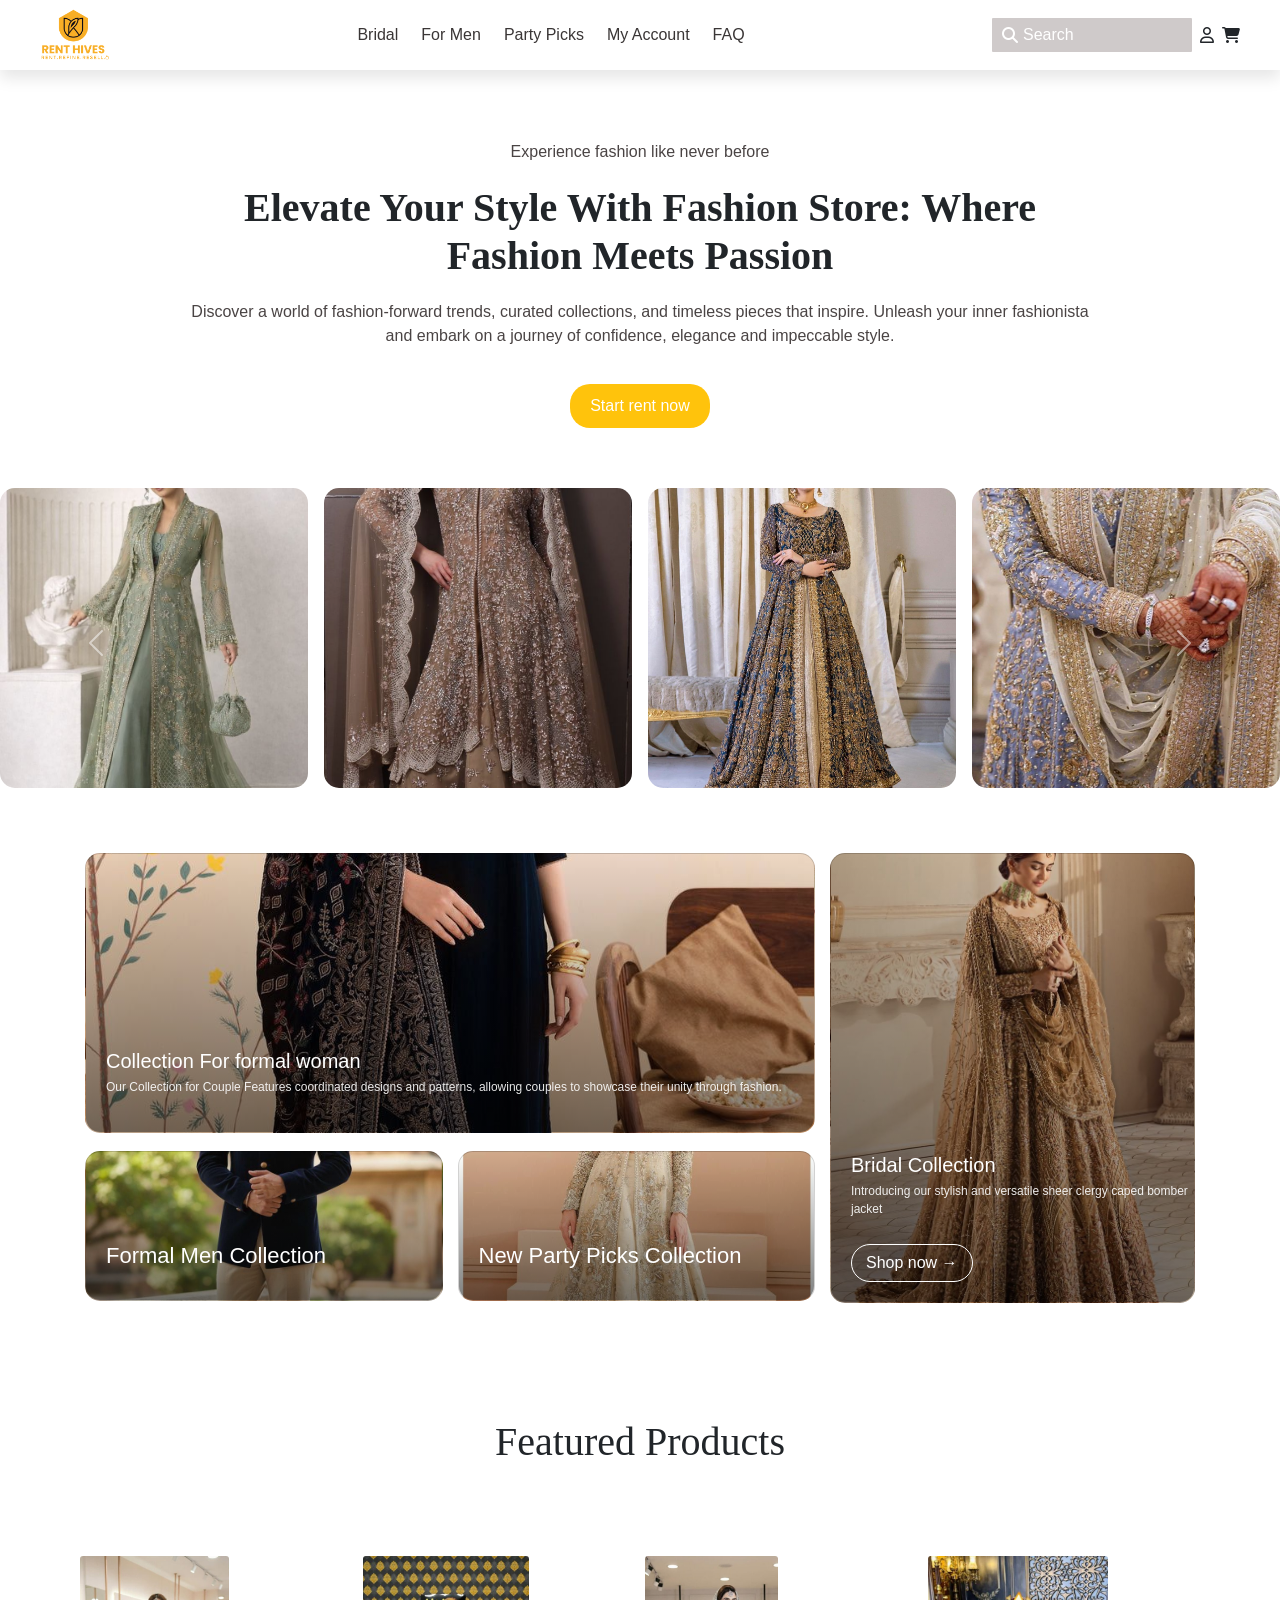
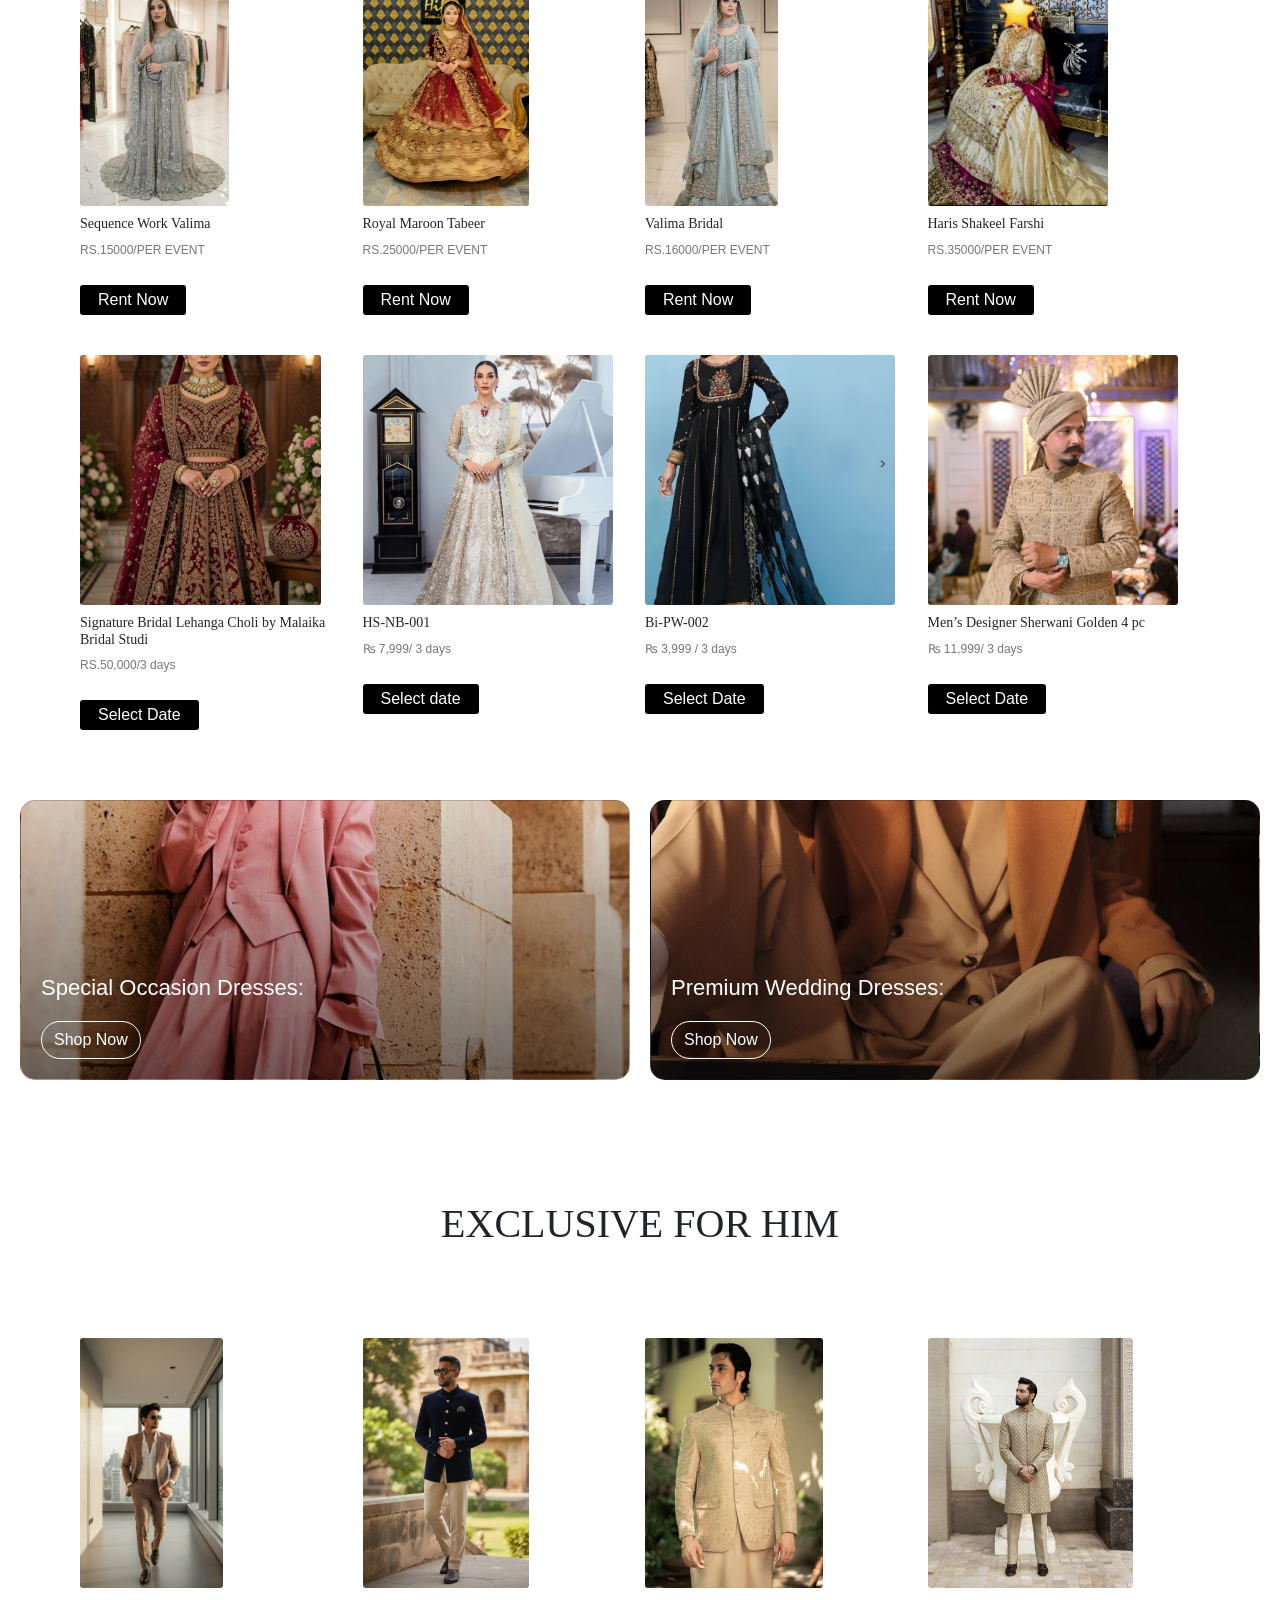
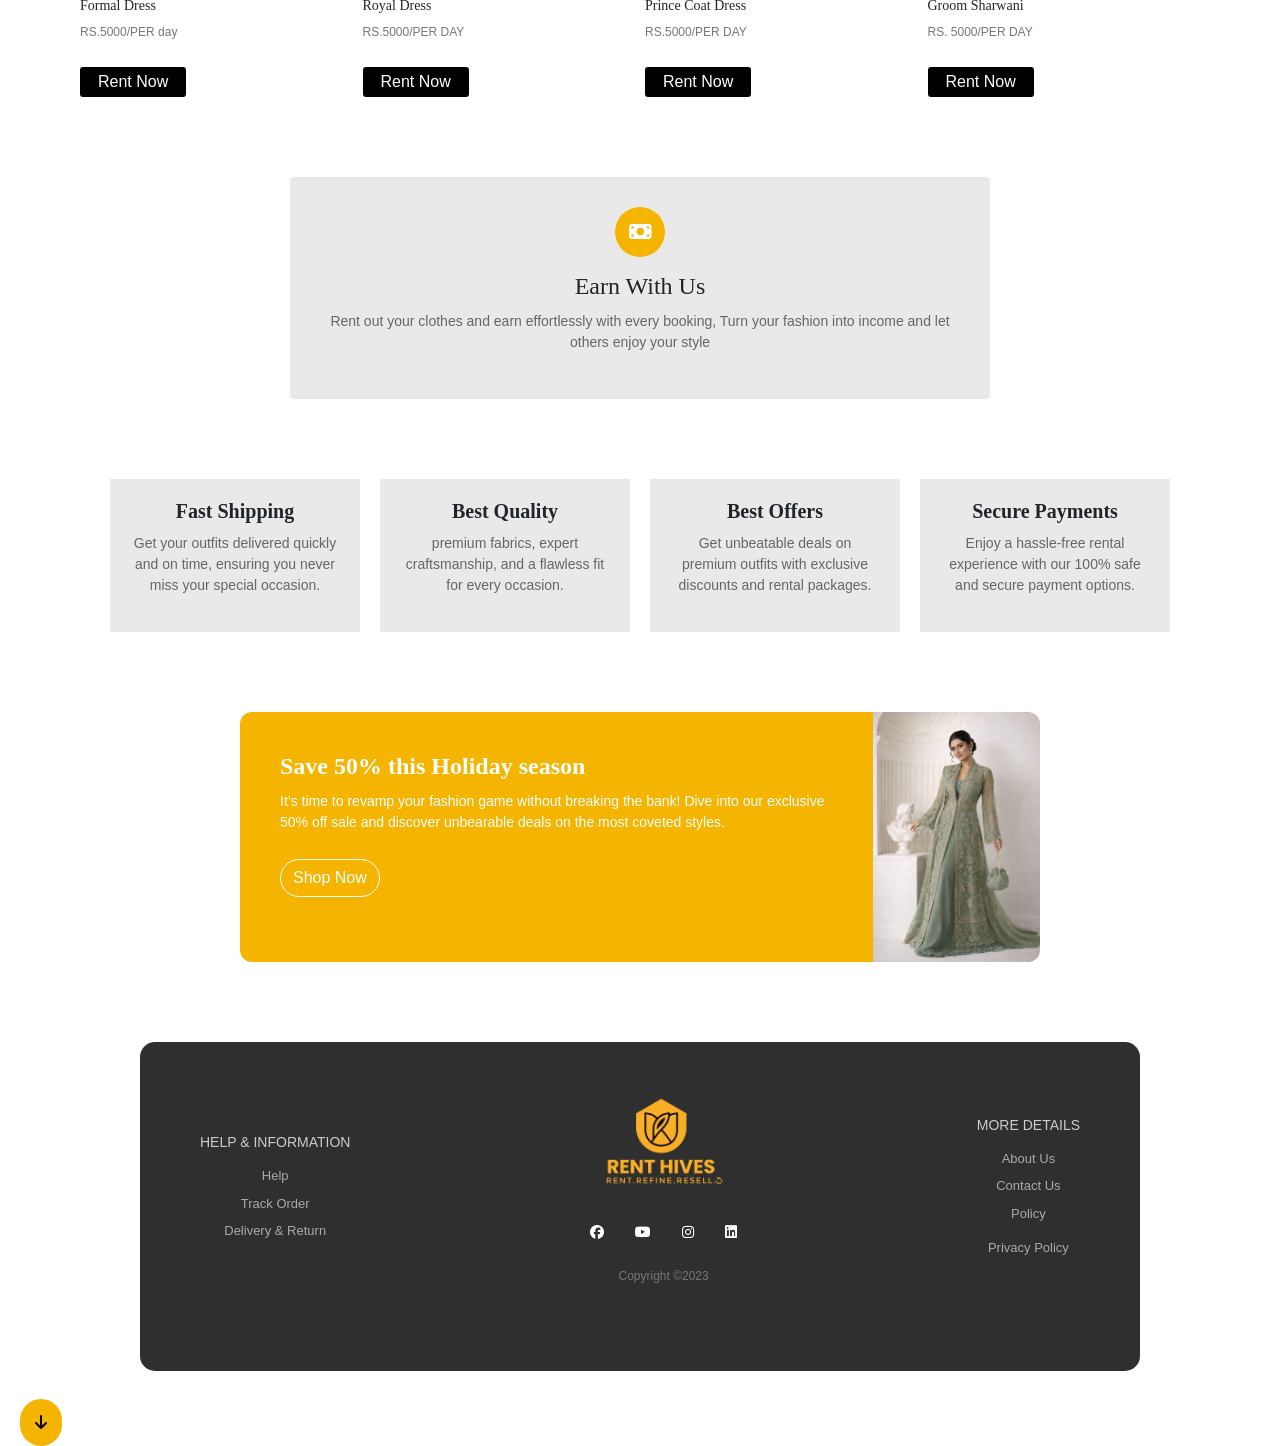
<file: index.html>
<!DOCTYPE html>
<html lang="en">
<head>
    <meta charset="UTF-8">
    <meta name="viewport" content="width=device-width, initial-scale=1.0">
    <link rel="stylesheet" href="https://cdnjs.cloudflare.com/ajax/libs/font-awesome/6.5.0/css/all.min.css">
    <link rel="stylesheet" href="css/bootstrap.min.css">
    <script src="js/bootstrap.bundle.min.js"></script>
    <script src="https://cdn.jsdelivr.net/npm/bootstrap@5.3.2/dist/js/bootstrap.bundle.min.js"></script>
    <link rel="stylesheet" href="css/style.css">
    <title>Rent Hives</title>
</head>
<body>
    <section class="hero">
    <header>
      <div class="menu-toggle">
  <i class="fa-solid fa-bars"></i>
</div>
    <div class="logo">
      <a href="index.html">
        <img src="images/renthiveslogo.png">
    </a>
        </div>
          <nav>
    <ul class="nav-links">
      <li><a href="index2.html">Bridal</a></li>
      <li><a href="index2.html">For Men</a></li>
      <li><a href="index2.html">Party Picks</a></li>
      <li><a href="index3.html">My Account</a></li>
      <li><a href="">FAQ</a></li>
    </ul>
  </nav>
  <div class="icons">
    <div class="search-box">
      <i class="fa fa-search"></i>
    <input type="text" placeholder="Search">
    </div>
    <i class="fa-regular fa-user"></i>
    <i class="fa fa-shopping-cart"></i>
  </div>
    </header>
    <section>
      <center>
    <div class="head-heading">
    <p>Experience fashion like never before</p>
    <h2>Elevate Your Style With Fashion Store: Where<br> Fashion Meets Passion</h2>
    <p>Discover a world of fashion-forward trends, curated collections, and timeless pieces that inspire. Unleash your inner fashionista and embark on a journey of confidence, elegance and impeccable style.</p>
    <button class="custom-btn">Start rent now</button>
    </div>
    </center>
    </section>
    </section>
<section class="carousel-section">

<div id="multiCarousel" class="carousel slide" data-bs-ride="carousel" data-bs-interval="2500">

  <div class="carousel-inner">

    <!-- Slide 1 -->
    <div class="carousel-item active">
      <div class="row g-3">
        <div class="col-12 col-md-3">
          <img src="images/slider-1.jpg" class="img-fluid custom-img carousel-slide-item">
        </div>
        <div class="col-12 col-md-3 d-none d-md-block">
          <img src="images/slider-2.png" class="img-fluid custom-img carousel-slide-item">
        </div>
        <div class="col-12 col-md-3 d-none d-md-block">
          <img src="images/slider-3.jpg" class="img-fluid custom-img carousel-slide-item">
        </div>
        <div class="col-12 col-md-3 d-none d-md-block">
          <img src="images/slider-4.png" class="img-fluid custom-img carousel-slide-item">
        </div>
      </div>
    </div>

    <!-- Slide 2 -->
    <div class="carousel-item">
      <div class="row g-3">
        <div class="col-12 col-md-3">
          <img src="images/slider-2.png" class="img-fluid custom-img carousel-slide-item">
        </div>
        <div class="col-12 col-md-3 d-none d-md-block">
          <img src="images/slider-3.jpg" class="img-fluid custom-img carousel-slide-item">
        </div>
        <div class="col-12 col-md-3 d-none d-md-block">
          <img src="images/slider-4.png" class="img-fluid custom-img carousel-slide-item">
        </div>
        <div class="col-12 col-md-3 d-none d-md-block">
          <img src="images/slider-1.jpg" class="img-fluid custom-img carousel-slide-item">
        </div>
      </div>
    </div>

    <!-- Slide 3 -->
    <div class="carousel-item">
      <div class="row g-3">
        <div class="col-12 col-md-3">
          <img src="images/slider-3.jpg" class="img-fluid custom-img carousel-slide-item">
        </div>
        <div class="col-12 col-md-3 d-none d-md-block">
          <img src="images/slider-4.png" class="img-fluid custom-img carousel-slide-item">
        </div>
        <div class="col-12 col-md-3 d-none d-md-block">
          <img src="images/slider-1.jpg" class="img-fluid custom-img carousel-slide-item">
        </div>
        <div class="col-12 col-md-3 d-none d-md-block">
          <img src="images/slider-2.png" class="img-fluid custom-img carousel-slide-item">
        </div>
      </div>
    </div>

    <!-- Slide 4 -->
    <div class="carousel-item">
      <div class="row g-3">
        <div class="col-12 col-md-3">
          <img src="images/slider-4.png" class="img-fluid custom-img carousel-slide-item">
        </div>
        <div class="col-12 col-md-3 d-none d-md-block">
          <img src="images/slider-1.jpg" class="img-fluid custom-img carousel-slide-item">
        </div>
        <div class="col-12 col-md-3 d-none d-md-block">
          <img src="images/slider-2.png" class="img-fluid custom-img carousel-slide-item">
        </div>
        <div class="col-12 col-md-3 d-none d-md-block">
          <img src="images/slider-3.jpg" class="img-fluid custom-img carousel-slide-item">
        </div>
      </div>
    </div>

  </div>

  <!-- LEFT ARROW -->
  <button class="carousel-control-prev" type="button" data-bs-target="#multiCarousel" data-bs-slide="prev">
    <span class="carousel-control-prev-icon"></span>
  </button>

  <!-- RIGHT ARROW -->
  <button class="carousel-control-next" type="button" data-bs-target="#multiCarousel" data-bs-slide="next">
    <span class="carousel-control-next-icon"></span>
  </button>
</div>
</section>
<section>
  <div class="container">

  <!-- LEFT -->
  <div class="left">
    
    <div class="card big">
      <div class="overlay"></div>
      <div class="content">
        <h1>Collection For formal woman</h1>
        <p>Our Collection for Couple Features coordinated designs and patterns, allowing couples to showcase their unity through fashion.</p>
      </div>
    </div>

    <div class="bottom">
      <div class="card small">
        <div class="overlay"></div>
        <div class="content">
          <h2>Formal Men Collection</h2>
        </div>
      </div>

      <div class="card small">
        <div class="overlay"></div>
        <div class="content">
          <h2>New Party Picks Collection</h2>
        </div>
      </div>
    </div>

  </div>

  <!-- RIGHT -->
  <div class="card right">
    <div class="overlay"></div>
    <div class="content">
      <h1>Bridal Collection</h1>
      <p>Introducing our stylish and versatile sheer clergy caped bomber jacket</p>
      <button>Shop now →
      </button>
    </div>
  </div>

</div>
</section>
    <section>
      <div class="cards">
        <h1>Featured Products</h1>
      </div>
      <div class="card-variety">
        <div class="cards-1">
          <img src="images/cards-3.jpg">
          <h3>Sequence Work Valima</h3>
          <p>RS.15000/PER EVENT</p>
          <button class="custom-btn">Rent Now</button>
        </div>
        <div class="cards-1">
          <img src="images/cards-8.jpg">
          <h3>Royal Maroon Tabeer</h3>
          <p>RS.25000/PER EVENT</p>
          <button class="custom-btn">Rent Now</button>
        </div>
        <div class="cards-1">
          <img src="images/cards-2.jpg">
          <h3>Valima Bridal</h3>
          <p>RS.16000/PER EVENT</p>
          <button class="custom-btn">Rent Now</button>
        </div>
        <div class="cards-1">
          <img src="images/cards-6.jpg">
          <h3>Haris Shakeel Farshi</h3>
          <p>RS.35000/PER EVENT</p>
          <button class="custom-btn">Rent Now</button>
        </div>
        <div class="cards-1">
          <img src="images/cards-4.jpg">
          <h3>Signature Bridal Lehanga Choli by Malaika Bridal Studi</h3>
          <p>RS.50,000/3 days</p>
          <button class="custom-btn">Select Date</button>
        </div>
        <div class="cards-1">
          <img src="images/cards-7.jpg">
          <h3>HS-NB-001</h3>
          <p>₨ 7,999/ 3 days</p>
          <button class="custom-btn">Select date</button>
        </div>
        <div class="cards-1">
          <img src="images/cards-1.png">
          <h3>Bi-PW-002</h3>
          <p>₨ 3,999 / 3 days</p>
          <button class="custom-btn">Select Date</button>
        </div>
        <div class="cards-1">
          <img src="images/cards-5.jpg">
          <h3>Men’s Designer Sherwani Golden 4 pc</h3>
          <p>₨ 11,999/ 3 days</p>
          <button class="custom-btn">Select Date</button>
        </div>
      </div>
    </section>
    <section>
     <div class="sect-4">

  <div class="card sect-4-div1">
    <div class="overlay"></div>
    <div class="content">
      <h2>Special Occasion Dresses:</h2>
      <button class="custom-btn">Shop Now</button>
    </div>
  </div>

  <div class="card sect-4-div2">
    <div class="overlay"></div>
    <div class="content">
      <h2>Premium Wedding Dresses:</h2>
      <button class="custom-btn">Shop Now</button>
    </div>
  </div>

</div>
    </section>
    <section>
      <div class="cards">
        <h1>EXCLUSIVE FOR HIM</h1>
      </div>
      <div class="card-variety">
        <div class="cards-1">
          <img src="images/him-1.png">
          <h3>Formal Dress</h3>
          <p>RS.5000/PER day</p>
          <button class="custom-btn">Rent Now</button>
        </div>
        <div class="cards-1">
          <img src="images/him-2.png">
          <h3>Royal Dress</h3>
          <p>RS.5000/PER DAY</p>
          <button class="custom-btn">Rent Now</button>
        </div>
        <div class="cards-1">
          <img src="images/him-3.png">
          <h3>Prince Coat Dress</h3>
          <p>RS.5000/PER DAY</p>
          <button class="custom-btn">Rent Now</button>
        </div>
        <div class="cards-1">
          <img src="images/him-4.png">
          <h3>Groom Sharwani</h3>
          <p>RS. 5000/PER DAY</p>
          <button class="custom-btn">Rent Now</button>
        </div>
    </section>
    <section>
      <div class="sect-5">
        <div class="card-5">
          <div class="icon">
        <i class="fa-solid fa-money-bill"></i>
        </div>
        <h4>Earn With Us</h4>
        <p>Rent out your clothes and earn effortlessly with every booking, Turn your fashion into income and let others enjoy your style</p>
        </div>
      </div>
    </section>
    <section>
      <div class="sect-6">
        <div class="card-6">
          <h5>Fast Shipping</h5>
          <p>Get your outfits delivered quickly and on time, ensuring you never miss your special occasion.</p>
        </div>
        <div class="card-6">
          <h5>Best Quality</h5>
          <p>premium fabrics, expert craftsmanship, and a flawless fit for every occasion.</p>
        </div>
        <div class="card-6">
          <h5>Best Offers</h5>
          <p>Get unbeatable deals on premium outfits with exclusive discounts and rental packages.</p>
        </div>
        <div class="card-6">
          <h5>Secure Payments</h5>
          <p>Enjoy a hassle-free rental experience with our 100% safe and secure payment options.</p>
        </div>
      </div>
    </section>
    <section>
      <div class="sect-7">
        <div class="card-7">
        <div class="left-7">
          <h4>Save 50% this Holiday season</h4>
          <p>It’s  time to revamp your fashion game without breaking the bank! Dive into our exclusive 50% off sale and discover unbearable deals on the most coveted styles.</p>
          <button class="custom-btn">Shop Now</button>
        </div>
        <div class="right-7">
          <img src="images/slider-1.jpg">
        </div>
      </div>
      </div>
    </section>
    <section class="footer-section">
  <footer class="foot">

    <!-- LEFT -->
    <div class="foot-1">
      <h5>HELP & INFORMATION</h5>
      <p>Help</p>       
      <p>Track Order</p>
      <p>Delivery & Return</p>     
    </div>

    <!-- CENTER -->
    <div class="foot-2">
      <a href="index.html">
      <img src="images/renthiveslogo.png" alt="logo">
      </a>
      <div class="socials">
        <i class="fa-brands fa-facebook"></i>
        <i class="fa-brands fa-youtube"></i>
        <i class="fa-brands fa-instagram"></i>
        <i class="fa-brands fa-linkedin"></i>
      </div>
      <p class="copy">Copyright ©2023</p>
    </div>

    <!-- RIGHT -->
    <div class="foot-3">
      <h5>MORE DETAILS</h5>
      <p>About Us</p>       
      <p>Contact Us</p>
      <p>Policy</p>
      <p class="privacy">Privacy Policy</p>
    </div>

  </footer>
</section>
<a href="index.html" class="arrow-down">
<i class="fas fa-arrow-down"></i>
</a>
<script src="js/script.js"></script>
</body>
</html>
</file>
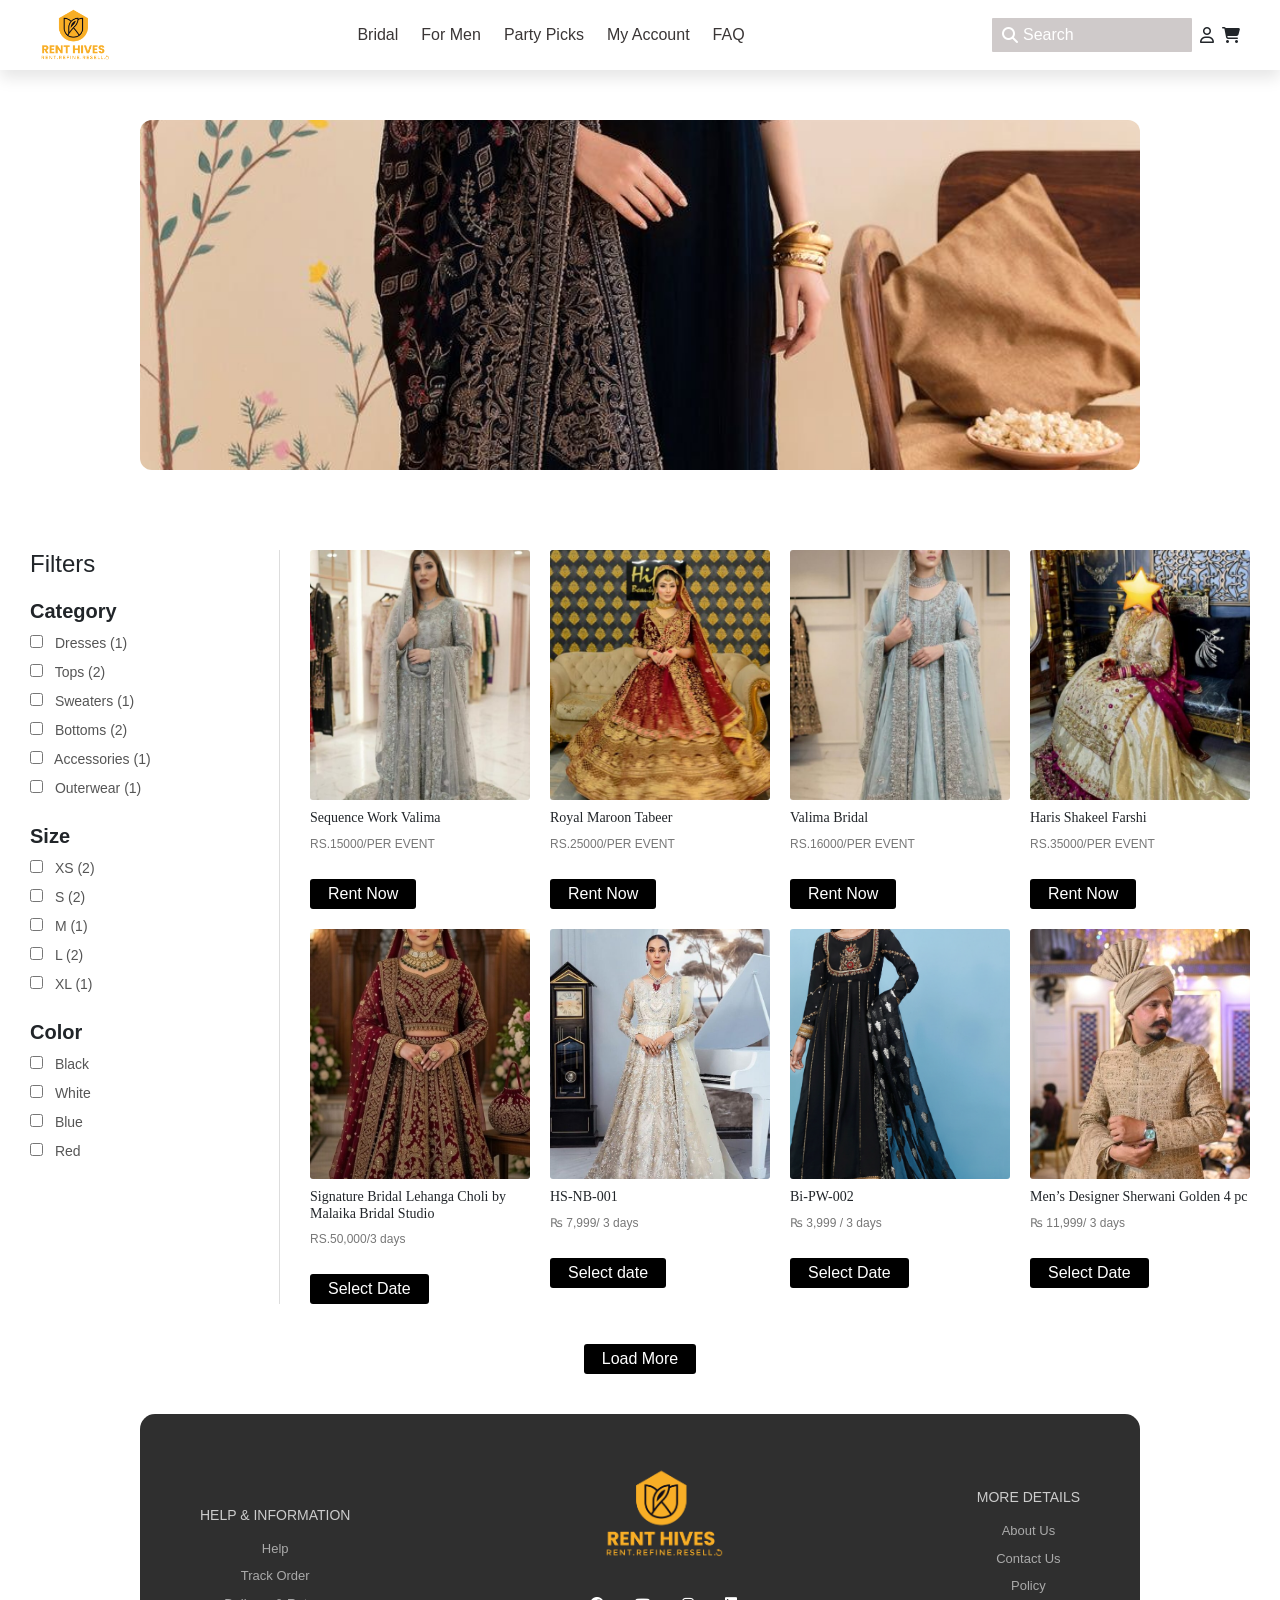
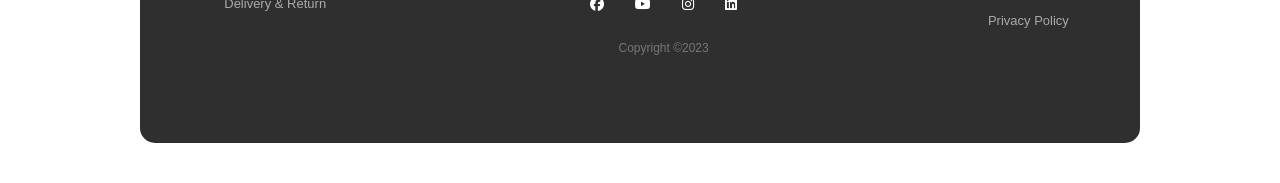
<file: index2.html>
<!DOCTYPE html>
<html lang="en">
<head>
    <meta charset="UTF-8">
    <meta name="viewport" content="width=device-width, initial-scale=1.0">
    <link rel="stylesheet" href="https://cdnjs.cloudflare.com/ajax/libs/font-awesome/6.5.0/css/all.min.css">
    <link href="https://cdn.jsdelivr.net/npm/bootstrap@5.3.2/dist/css/bootstrap.min.css" rel="stylesheet">
    <script src="https://cdn.jsdelivr.net/npm/bootstrap@5.3.0/dist/js/bootstrap.bundle.min.js"></script>
    <link rel="stylesheet" href="css/style2.css">
    <title>Listing Page</title>
</head>
<body>
    <section class="hero">
    <header>
      <div class="menu-toggle">
  <i class="fa-solid fa-bars"></i>
</div>
    <div class="logo">
      <a href="index.html">
        <img src="images/renthiveslogo.png">
        </a>
        </div>
          <nav>
    <ul class="nav-links">
      <li><a href="index2.html">Bridal</a></li>
      <li><a href="index2.html">For Men</a></li>
      <li><a href="party.html">Party Picks</a></li>
      <li><a href="account.html">My Account</a></li>
      <li><a href="faq.html">FAQ</a></li>
    </ul>
  </nav>
  <div class="icons">
    <div class="search-box">
      <i class="fa fa-search"></i>
    <input type="text" placeholder="Search">
    </div>
    <i class="fa-regular fa-user"></i>
    <i class="fa fa-shopping-cart"></i>
  </div>
    </header>
 <section>
  <center>
  <img src="images/collect-1.png" class="singl-img">   
  </center>
</section>
    <div class="main-layout">

  <!-- 🔵 SIDEBAR -->
  <aside class="sidebar">
    <h4>Filters</h4>

    <div class="filter-group">
      <h5>Category</h5>
      <label><input type="checkbox"> Dresses (1)</label>
      <label><input type="checkbox"> Tops (2)</label>
      <label><input type="checkbox"> Sweaters (1)</label>
      <label><input type="checkbox"> Bottoms (2)</label>
      <label><input type="checkbox"> Accessories (1)</label>
      <label><input type="checkbox"> Outerwear (1)</label>
    </div>

    <div class="filter-group">
      <h5>Size</h5>
      <label><input type="checkbox"> XS (2)</label>
      <label><input type="checkbox"> S (2)</label>
      <label><input type="checkbox"> M (1)</label>
      <label><input type="checkbox"> L (2)</label>
      <label><input type="checkbox"> XL (1)</label>
    </div>

    <div class="filter-group">
      <h5>Color</h5>
      <label><input type="checkbox"> Black</label>
      <label><input type="checkbox"> White</label>
      <label><input type="checkbox"> Blue</label>
      <label><input type="checkbox"> Red</label>
    </div>
  </aside>
    <div class="card-variety">
        <div class="cards-1">
          <img src="images/cards-3.jpg">
          <h3>Sequence Work Valima</h3>
          <p>RS.15000/PER EVENT</p>
          <button>Rent Now</button>
        </div>
        <div class="cards-1">
          <img src="images/cards-8.jpg">
          <h3>Royal Maroon Tabeer</h3>
          <p>RS.25000/PER EVENT</p>
          <button>Rent Now</button>
        </div>
        <div class="cards-1">
          <img src="images/cards-2.jpg">
          <h3>Valima Bridal</h3>
          <p>RS.16000/PER EVENT</p>
          <button>Rent Now</button>
        </div>
        <div class="cards-1">
          <img src="images/cards-6.jpg">
          <h3>Haris Shakeel Farshi</h3>
          <p>RS.35000/PER EVENT</p>
          <button>Rent Now</button>
        </div>
        <div class="cards-1">
          <img src="images/cards-4.jpg">
          <h3>Signature Bridal Lehanga Choli by Malaika Bridal Studio</h3>
          <p>RS.50,000/3 days</p>
          <button>Select Date</button>
        </div>
        <div class="cards-1">
          <img src="images/cards-7.jpg">
          <h3>HS-NB-001</h3>
          <p>₨ 7,999/ 3 days</p>
          <button>Select date</button>
        </div>
        <div class="cards-1">
          <img src="images/cards-1.png">
          <h3>Bi-PW-002</h3>
          <p>₨ 3,999 / 3 days</p>
          <button>Select Date</button>
        </div>
        <div class="cards-1">
          <img src="images/cards-5.jpg">
          <h3>Men’s Designer Sherwani Golden 4 pc</h3>
          <p>₨ 11,999/ 3 days</p>
          <button>Select Date</button>
        </div>
      </div>
      </div>
    </section>
    <center>
    <button class="load-btn">Load More</button>
    </center>
  <section class="footer-section">
  <footer class="foot">

    <!-- LEFT -->
    <div class="foot-1">
      <h5>HELP & INFORMATION</h5>
      <p>Help</p>       
      <p>Track Order</p>
      <p>Delivery & Return</p>     
    </div>

    <!-- CENTER -->
    <div class="foot-2">
      <a href="index.html">
      <img src="images/renthiveslogo.png" alt="logo">
      </a>
      <div class="socials">
        <i class="fa-brands fa-facebook"></i>
        <i class="fa-brands fa-youtube"></i>
        <i class="fa-brands fa-instagram"></i>
        <i class="fa-brands fa-linkedin"></i>
      </div>
      <p class="copy">Copyright ©2023</p>
    </div>

    <!-- RIGHT -->
    <div class="foot-3">
      <h5>MORE DETAILS</h5>
      <p>About Us</p>       
      <p>Contact Us</p>
      <p>Policy</p>
      <p class="privacy">Privacy Policy</p>
    </div>

  </footer>
</section>
    <script src="js/script2.js"></script>
</body>
</html>
</file>
<file: css/style.css>
*{
    padding: 0;
    margin: 0;
    box-sizing: border-box;
}
body{
    font-family: Arial, Helvetica, sans-serif;
    
}
header{
    background-color: white;
    display: flex;
    align-items: center;
    justify-content: space-between;
    padding: 0px 40px;
    box-shadow: 0 8px 15px rgba(0, 0, 0, 0.1);
}
.logo img {
    height: 70px;
    object-fit: contain;
}
nav{
    display: flex;
    align-items: center;
}
.nav-links li {
    align-items: center;
}

.nav-links{
    display: flex;
    align-items: center; 
    list-style: none;
    gap: 23px;
    margin: 0;
    padding: 0;
}

.nav-links a{
    text-decoration: none;
    color: rgb(58, 54, 54);
}

.search-box {
  display: flex;
  align-items: center;
  background-color: rgb(207, 202, 202);
  padding: 5px 10px;
  width: 200px;
  border-radius: 1px;
}

.search-box i {
  color: white;
  margin-right: 5px;
}

.search-box input {
  border: none;
  outline: none;
  background: transparent;
  color: white;
  width: 100%;
  font-size: 16px;
}

.search-box input::placeholder {
  color: white;
}
.icons{
    display: flex;
    align-items: center;
    gap: 8px;
}
.head-heading{
    margin-top: 70px;
    width: 900px;
}
.head-heading button{
    background-color: #FFC30C;
    color: white;
    border: none;
    border-radius: 20px;
    padding: 10px 20px;
    margin-bottom: 60px;
    margin-top: 20px;
}
.head-heading p{
    color: rgb(74, 68, 68);
    margin-top: 20px;
}
.head-heading h2{
    font-family: playfair Display;
    font-weight: 900;
    font-size: 40px;
    margin-top: 20px;
}
.custom-img {
    border-radius: 15px;
    width: 100%;
    height: 300px;
    object-fit: cover;
}
.container {
  display: grid;
  grid-template-columns: 2fr 1fr;
  gap: 15px;
  padding: 15px;
  margin-top: 50px;
}

.left {
  display: grid;
  gap: 15px;
}

.bottom {
  display: grid;
  grid-template-columns: 1fr 1fr;
  gap: 15px;
}

.card {
  position: relative;
  border-radius: 15px;
  overflow: hidden;
  color: white;
  background-size: cover;
  background-position: center;
}

.big {
  height: 250px;
  background-image: url("../images/collect-1.png");
}

.small:nth-child(1) {
  height: 150px;
  background-image: url("../images/collec-2.png");
}

.small:nth-child(2) {
  height: 150px;
  background-image: url("../images/collect-3.png");
}

.right {
  min-height: 450px;
  background-image: url("../images/collect-4.png");
}
/* wrapper */
.big,
.small,
.right {
  background-size: 100%;
  background-position: center;
  transition: 0.4s ease;
}

/* hover zoom */
.big:hover,
.small:hover,
.right:hover {
  background-size: 110%;
}

.overlay {
  position: absolute;
  inset: 0;
  background: linear-gradient(to top, rgba(0,0,0,0.6), transparent);
}

.content {
  position: absolute;
  bottom: 15px;
  left: 15px;
  z-index: 2;
}


.content h1 {
  font-size: 20px;
  margin-bottom: 5px;
}

.content p {
  font-size: 12px;
  opacity: 0.9;
}

button {
  margin-top: 10px;
  padding: 6px 12px;
  border: 1px solid white;
  background: transparent;
  color: white;
  border-radius: 20px;
  cursor: pointer;
}
.cards{
  margin-top: 50px;
  display: flex;
  justify-content: center;
  align-items: center;
}

.cards h1{
    display: flex;
    justify-content: center;
    text-align: center;
    font-family: playfair Display;
    font-size: 40px;
    margin-top: 50px;
    margin-bottom: 50px;
}
.card-variety{
    display: grid;
    grid-template-columns: repeat(4, 1fr);
    margin:40px 80px ;
    gap: 40px 10px;
}
.cards-1 img{
    width: auto;
    height:250px;
    object-fit: cover;
    border: none;
    border-radius: 3px;
}
.cards-1 h3{
    font-family: "Playfair Display", serif;
    font-size: 14px;
    font-weight: 500;
    margin-top: 10px;
}

.cards-1 p{
    margin-top: 5px;
    font-size: 12px;
    color: #777;
}
.cards-1 button{
    width: auto;
    height: 30px;
    border: none;
    border-radius: 3px;
    background-color:black;
    color:white ;
    padding: 2px 18px;
    margin-top: 10px;
}

.sect-4 {
  display: flex;
  gap: 20px;
  padding: 20px;
  margin-top: 50px;
}

.card {
  flex: 1;                   
  height: 280px;
  position: relative;
  border-radius: 15px;
  overflow: hidden;
  background-size: cover;
  background-position: center;
}


.sect-4-div1 {
  background-image: url("../images/sect-4-1.jpg");
  background-color: #f0f0f0; /* fallback */
}

.sect-4-div2 {
  background-image: url("../images/sect-4-2.png");
  background-color: #f0f0f0; /* fallback */
}


.overlay {
  position: absolute;
  inset: 0;
  background: linear-gradient(to top, rgba(0,0,0,0.5), transparent);
}


.content {
  position: absolute;
  bottom: 20px;
  left: 20px;
  color: white;
}

.content h2 {
  font-size: 22px;
  margin-bottom: 10px;
}


button {
  padding: 6px 14px;
  border: 1px solid white;
  background: transparent;
  color: white;
  border-radius: 20px;
  cursor: pointer;
}
.custom-btn {
  padding: 6px 12px;
  border: 1px solid white;
  background: transparent;
  color: white;
  border-radius: 20px;
  cursor: pointer;
}

.custom-btn:hover {
  background-color: #f4b400;
  color: black;
  border: none;
  transition: 0.3s;
}
.cards{
  margin-top: 50px;
  display: flex;
  justify-content: center;
  align-items: center;
}
.sect-5 {
  display: flex;
  justify-content: center;
  align-items: center;
  padding: 40px 0;
}

.card-5{
  background-color: #e9e9e9;
  padding: 30px 40px;
  width: 700px;
  text-align: center;
  border-radius: 4px;
}

.icon {
  width: 50px;
  height: 50px;
  background-color: #f4b400;
  color: white;
  border-radius: 50%;
  display: flex;
  justify-content: center;
  align-items: center;
  margin: 0 auto 15px;
  font-size: 20px;
}

.card-5 h4 {
  margin-bottom: 10px;
  font-weight: 500;
  font-family: "Playfair Display", serif;
}

.card-5 p {
  color: #666;
  font-size: 14px;
  line-height: 1.5;
}
.sect-6{
  display: flex;
  justify-content: center;
  align-items: center;
  padding: 40px 0;
  gap: 20px;
}
.card-6{
  background-color: #e9e9e9;
  width: 250px;
  text-align: center;
  padding: 20px 20px;
}
.card-6 p {
  color: #666;
  font-size: 14px;
  line-height: 1.5;
}
.card-6 h5 {
  margin-bottom: 10px;
  font-weight: 600;
  font-family: "Playfair Display", serif;
}
.sect-7{
  display: flex;
  justify-content: center;
  align-items: center;
  padding: 40px 0;
}
.card-7{
  display: flex;
  width: 800px;       
  border-radius: 12px;
  overflow: hidden; 
}
.left-7{
  background-color: #f4b400;
  color: white;
  padding: 40px;
}
.left-7 p {
  font-size: 14px;
  line-height: 1.5;
}
.left-7 h4{
  margin-bottom: 10px;
  font-weight: 600;
  font-family: "Playfair Display", serif;
}
.right-7 img{
  width: auto;
  height: 250px;
}
.footer-section {
  padding: 40px 20px;
  display: flex;
  justify-content: center;
}

.foot {
  background-color: #2f2f2f;
  color: white;
  width: 1000px;
  border-radius: 15px;
  padding: 40px 60px;

  display: flex;
  justify-content: center;
  align-items: center;
  text-align: center;
}

.foot-1, .foot-2, .foot-3 {
  flex: none;
  margin-bottom: 30px;
}

.foot-1, .foot-3 {
  text-align: center;
}

.foot-1 h5,
.foot-3 h5 {
  font-size: 14px;
  margin-bottom: 15px;
  color: #ccc;
}

.foot-1 p,
.foot-3 p {
  font-size: 13px;
  margin-bottom: 8px;
  color: #aaa;
  cursor: pointer;
}

.copy {
  margin-top: 20px;
  font-size: 12px;
  color: #777;
}

.privacy {
  margin-top: 15px;
}


.foot-2 {
  flex: 1;
  text-align: center;
}

.foot-2 img {
  width: 120px;
  margin-bottom: 15px;
}


.socials {
  display: flex;
  justify-content: center;
  gap: 15px;
}

.socials i {
  font-size: 14px;
  padding: 8px;
  border-radius: 50%;
  transition: 0.3s;
  cursor: pointer;
}

.socials i:hover {
  background-color: #f4b400;
  color: black;
}

.menu-toggle {
  display: none;
  font-size: 22px;
  cursor: pointer;
}
/* smooth + professional hover */
.big,
.small,
.right,
.cards-1 img,
.sect-4 .card {
  transition: all 0.4s ease;
}

/* zoom + lift */
.big:hover,
.small:hover,
.right:hover,
.sect-4 .card:hover {
  background-size: 110%;
  transform: translateY(-5px);
}

/* image cards hover */
.cards-1 img:hover {
  transform: scale(1.05);
}

/* shadow effect */
.big:hover,
.small:hover,
.right:hover,
.cards-1 img:hover,
.sect-4 .card:hover {
  box-shadow: 0 10px 25px rgba(0,0,0,0.25);
}

@media (max-width: 600px) {

  header {
    display: flex;
    flex-direction: row;
    justify-content: space-between;
    align-items: center;
    padding: 10px 15px;
    position: relative;
  }

  .menu-toggle {
    display: block;
    order: 1;
    z-index: 200;
  }

  .logo {
    order: 2;
    margin-left: auto;
  }

  .logo img {
    display: block;
    height: 55px;
  }

  nav {
    order: 3;
  }

  .nav-links {
    position: fixed;
    top: 90px;
    left: 50%;
    transform: translateX(-50%) translateY(-20px);
    display: flex;
    flex-direction: column;
    justify-content: center;
    align-items: center;
    gap: 18px;
    width: min(320px, 90%);
    max-width: 360px;
    padding: 22px 20px;
    background: rgba(255, 255, 255, 0.98);
    border-radius: 16px;
    box-shadow: 0 18px 35px rgba(0,0,0,0.12);
    opacity: 0;
    pointer-events: none;
    transition: opacity 0.25s ease, transform 0.25s ease;
    z-index: 150;
  }

  .nav-links.active {
    opacity: 1;
    pointer-events: auto;
    transform: translateX(-50%) translateY(0);
  }

  .nav-links li {
    margin: 0;
    width: 100%;
  }

  .nav-links a {
    font-size: 18px;
    color: #333;
    width: 100%;
    text-align: center;
    padding: 8px 0;
  }

  .icons {
    display: none;
  }
  
  .search-box {
    width: auto;
  }

  .head-heading {
    width: 100%;
    padding: 0 15px;
    text-align: center;
  }

  .head-heading h2 {
    font-size: 24px;
  }

  .container,
  .bottom {
    grid-template-columns: 1fr;
  }

  .right {
    min-height: 200px;
  }

  .card-variety {
    grid-template-columns: repeat(2, 1fr);
    gap: 15px;
    margin: 20px;
  }

  .cards-1 img {
    width: 100%;
    height: 180px;
  }

  .sect-4 {
    flex-direction: column;
    align-items: center;
    gap: 20px;
  }

  .sect-4 .card {
    width: 100%;
    max-width: 700px;
    min-height: 280px;
    border: 1px solid #ddd; /* debug border */
  }

  .card-5 {
    width: 90%;
    padding: 20px;
  }

  .cards h1 {
    font-size: 28px;
  }

  .sect-6 {
    flex-direction: column;
  }

  .card-6 {
    width: 90%;
  }
  .card-7 {
    flex-direction: column;
    width: 90%;
  }

  .left-7 {
    padding: 20px;
    text-align: center;
  }

  .left-7 h2 {
    font-size: 22px;
  }

  .right-7 img {
    width: 100%;
    height: 200px;
    object-fit: cover;
  }
  /* DESKTOP */
.foot {
  display: flex;
  justify-content: space-between;
  align-items: flex-start;
}

/* MOBILE */
@media (max-width: 768px) {
  .foot {
    display: flex;
    flex-direction: column;
    align-items: center;
  }

  /* ORDER CHANGE */
  .foot-3 {
    order: 1; /* MORE DETAILS upar */
  }

  .foot-1 {
    order: 2;
  }

  .foot-2 {
    order: 3; /* logo + copyright neeche */
  }

  /* CENTER ALIGN */
  .foot-1,
  .foot-2,
  .foot-3 {
    text-align: center;
    width: 100%;
  }

  .foot-2 img {
    width: 100px;
  }

  .socials {
    margin: 10px 0;
  }
}
}

.nav-links {
  transition: max-height 0.3s ease;
  overflow: hidden;
}
.arrow-down{
  border: none;
  border-radius: 50px;
  background-color:#f4b400;
  color: black;
  padding:15px;
  margin-left: 20px;
  margin-top: 20px;
}
</file>
<file: css/style2.css>
*{
    padding: 0;
    margin: 0;
    box-sizing: border-box;
}
body{
    font-family: Arial, Helvetica, sans-serif;
    
}
header{
    background-color: white;
    display: flex;
    align-items: center;
    justify-content: space-between;
    padding: 0px 40px;
    box-shadow: 0 8px 15px rgba(0, 0, 0, 0.1);
    margin-bottom: 50px;
}
.logo img {
    height: 70px;
    object-fit: contain;
}
nav{
    display: flex;
    align-items: center;
}
.nav-links li {
    align-items: center;
}

.nav-links{
    display: flex;
    align-items: center; 
    list-style: none;
    gap: 23px;
    margin: 0;
    padding: 0;
}

.nav-links a{
    text-decoration: none;
    color: rgb(58, 54, 54);
}

.search-box {
  display: flex;
  align-items: center;
  background-color: rgb(207, 202, 202);
  padding: 5px 10px;
  width: 200px;
  border-radius: 1px;
}

.search-box i {
  color: white;
  margin-right: 5px;
}

.search-box input {
  border: none;
  outline: none;
  background: transparent;
  color: white;
  width: 100%;
  font-size: 16px;
}

.search-box input::placeholder {
  color: white;
}
.icons{
    display: flex;
    align-items: center;
    gap: 8px;
}
.menu-toggle {
  display: none;
  font-size: 22px;
  cursor: pointer;
}
.singl-img {
  width: 100%;              
  max-width: 1000px;       
  height: 350px;
  object-fit: cover;       
  border-radius: 12px;     
  display: block;
  margin: 0 auto;        
}
.card-variety{
    display: grid;
    grid-template-columns: repeat(4, 1fr);
    margin:40px 80px ;
    gap: 40px 10px;
}
.cards-1 img{
    width: auto;
    height:250px;
    object-fit: cover;
    border: none;
    border-radius: 3px;
}
.cards-1 h3{
    font-family: "Playfair Display", serif;
    font-size: 14px;
    font-weight: 500;
    margin-top: 10px;
}

.cards-1 p{
    margin-top: 5px;
    font-size: 12px;
    color: #777;
}
.cards-1 button{
    width: auto;
    height: 30px;
    border: none;
    border-radius: 3px;
    background-color:black;
    color:white ;
    padding: 2px 18px;
    margin-top: 10px;
}
/* MAIN LAYOUT */
.main-layout {
  display: grid;
  grid-template-columns: 250px 1fr;
  gap: 30px;
  padding: 30px;
  margin-top: 50px;
}

/* SIDEBAR */
.sidebar {
  border-right: 1px solid #ddd;
  padding-right: 20px;
}

.sidebar h4 {
  margin-bottom: 20px;
}

.filter-group {
  margin-bottom: 25px;
}

.filter-group h5 {
  margin-bottom: 10px;
  font-weight: 600;
}

.filter-group label {
  display: block;
  font-size: 14px;
  margin-bottom: 8px;
  color: #555;
  cursor: pointer;
}

.filter-group input {
  margin-right: 8px;
}

/* PRODUCTS GRID FIX */
.card-variety {
  display: grid;
  grid-template-columns: repeat(4, 1fr);
  gap: 20px;
  margin: 0; 
}

/* FIX IMAGE */
.cards-1 img {
  width: 100%;
  height: 250px;
  object-fit: cover;
}
/* cards hover */
.cards-1 {
  position: relative;
  overflow: hidden;
  transition: all 0.4s ease;
}

.cards-1 img {
  transition: all 0.4s ease;
}

/* image zoom + lift + shadow */
.cards-1:hover img {
  transform: scale(1.05);
  box-shadow: 0 10px 20px rgba(0,0,0,0.25);
}
/* button inside cards */
.cards-1 button {
  transition: all 0.3s ease;
}

/* hover effect */
.cards-1 button:hover {
  background-color: #f4b400;
  color: black;
  transform: scale(1.05); /* subtle lift */
}
.load-btn{
    width: auto;
    height: 30px;
    border: none;
    border-radius: 3px;
    background-color:black;
    color:white ;
    padding: 2px 18px;
    margin-top: 10px;
}
.footer-section {
  padding: 40px 20px;
  display: flex;
  justify-content: center;
}

.foot {
  background-color: #2f2f2f;
  color: white;
  width: 1000px;
  border-radius: 15px;
  padding: 40px 60px;

  display: flex;
  justify-content: center;
  align-items: center;
  text-align: center;
}

.foot-1, .foot-2, .foot-3 {
  flex: none;
  margin-bottom: 30px;
}

.foot-1, .foot-3 {
  text-align: center;
}

.foot-1 h5,
.foot-3 h5 {
  font-size: 14px;
  margin-bottom: 15px;
  color: #ccc;
}

.foot-1 p,
.foot-3 p {
  font-size: 13px;
  margin-bottom: 8px;
  color: #aaa;
  cursor: pointer;
}
.foot-3 p,
.foot-3 h5 {
  text-align: center;
}

.copy {
  margin-top: 20px;
  font-size: 12px;
  color: #777;
}

.privacy {
  margin-top: 15px;
}


.foot-2 {
  flex: 1;
  text-align: center;
}

.foot-2 img {
  width: 120px;
  margin-bottom: 15px;
}


.socials {
  display: flex;
  justify-content: center;
  gap: 15px;
}

.socials i {
  font-size: 14px;
  padding: 8px;
  border-radius: 50%;
  transition: 0.3s;
  cursor: pointer;
}

.socials i:hover {
  background-color: #f4b400;
  color: black;
}

.menu-toggle {
  display: none;
  font-size: 22px;
  cursor: pointer;
}
@media (max-width: 600px) {

  
  header {
    display: flex;
    flex-direction: row;
    justify-content: space-between;
    align-items: center;
    padding: 10px 15px;
    position: relative;
  }

  .menu-toggle {
    display: block;
    order: 1;
    z-index: 200;
  }

  .logo {
    order: 2;
    margin-left: auto;
  }

  .logo img {
    display: block;
    height: 55px;
  }

  nav {
    order: 3;
  }

  .nav-links {
    position: fixed;
    top: 90px;
    left: 50%;
    transform: translateX(-50%) translateY(-20px);
    display: flex;
    flex-direction: column;
    justify-content: center;
    align-items: center;
    gap: 18px;
    width: min(320px, 90%);
    max-width: 360px;
    padding: 22px 20px;
    background: rgba(255, 255, 255, 0.98);
    border-radius: 16px;
    box-shadow: 0 18px 35px rgba(0,0,0,0.12);
    opacity: 0;
    pointer-events: none;
    transition: opacity 0.25s ease, transform 0.25s ease;
    z-index: 150;
  }

  .nav-links.active {
    opacity: 1;
    pointer-events: auto;
    transform: translateX(-50%) translateY(0);
  }

  .nav-links li {
    margin: 0;
    width: 100%;
  }

  .nav-links a {
    font-size: 18px;
    color: #333;
    width: 100%;
    text-align: center;
    padding: 8px 0;
  }

  .icons {
    display: none;
  }
  
  .search-box {
    width: auto;
  }
  /* DESKTOP */
.foot {
  display: flex;
  justify-content: space-between;
  align-items: flex-start;
}

/* MOBILE */
@media (max-width: 768px) {
  .foot {
    display: flex;
    flex-direction: column;
    align-items: center;
  }

  /* ORDER CHANGE */
  .foot-3 {
    order: 1; /* MORE DETAILS upar */
  }

  .foot-1 {
    order: 2;
  }

  .foot-2 {
    order: 3; /* logo + copyright neeche */
  }

  /* CENTER ALIGN */
  .foot-1,
  .foot-2,
  .foot-3 {
    text-align: center;
    width: 100%;
  }

  .foot-2 img {
    width: 100px;
  }

  .socials {
    margin: 10px 0;
  }
}
}

@media (max-width: 900px) {
  .main-layout {
    grid-template-columns: 1fr;
    gap: 30px;
    justify-items: center;
  }

  .sidebar {
    border-right: none;
    border-bottom: 1px solid #ddd;
    padding-bottom: 20px;
    width: min(700px, 90%);
    margin: 0 auto;
  }

  .card-variety {
    grid-template-columns: repeat(2, 1fr);
  }
}

@media (max-width: 600px) {
  .main-layout {
    grid-template-columns: 1fr;
    gap: 20px;
    justify-items: center;
  }

  .sidebar {
    width: 90%;
    margin: 0 auto;
  }

  .card-variety {
    grid-template-columns: 1fr;
  }
}

.nav-links {
  transition: max-height 0.3s ease;
  overflow: hidden;
}
</file>
